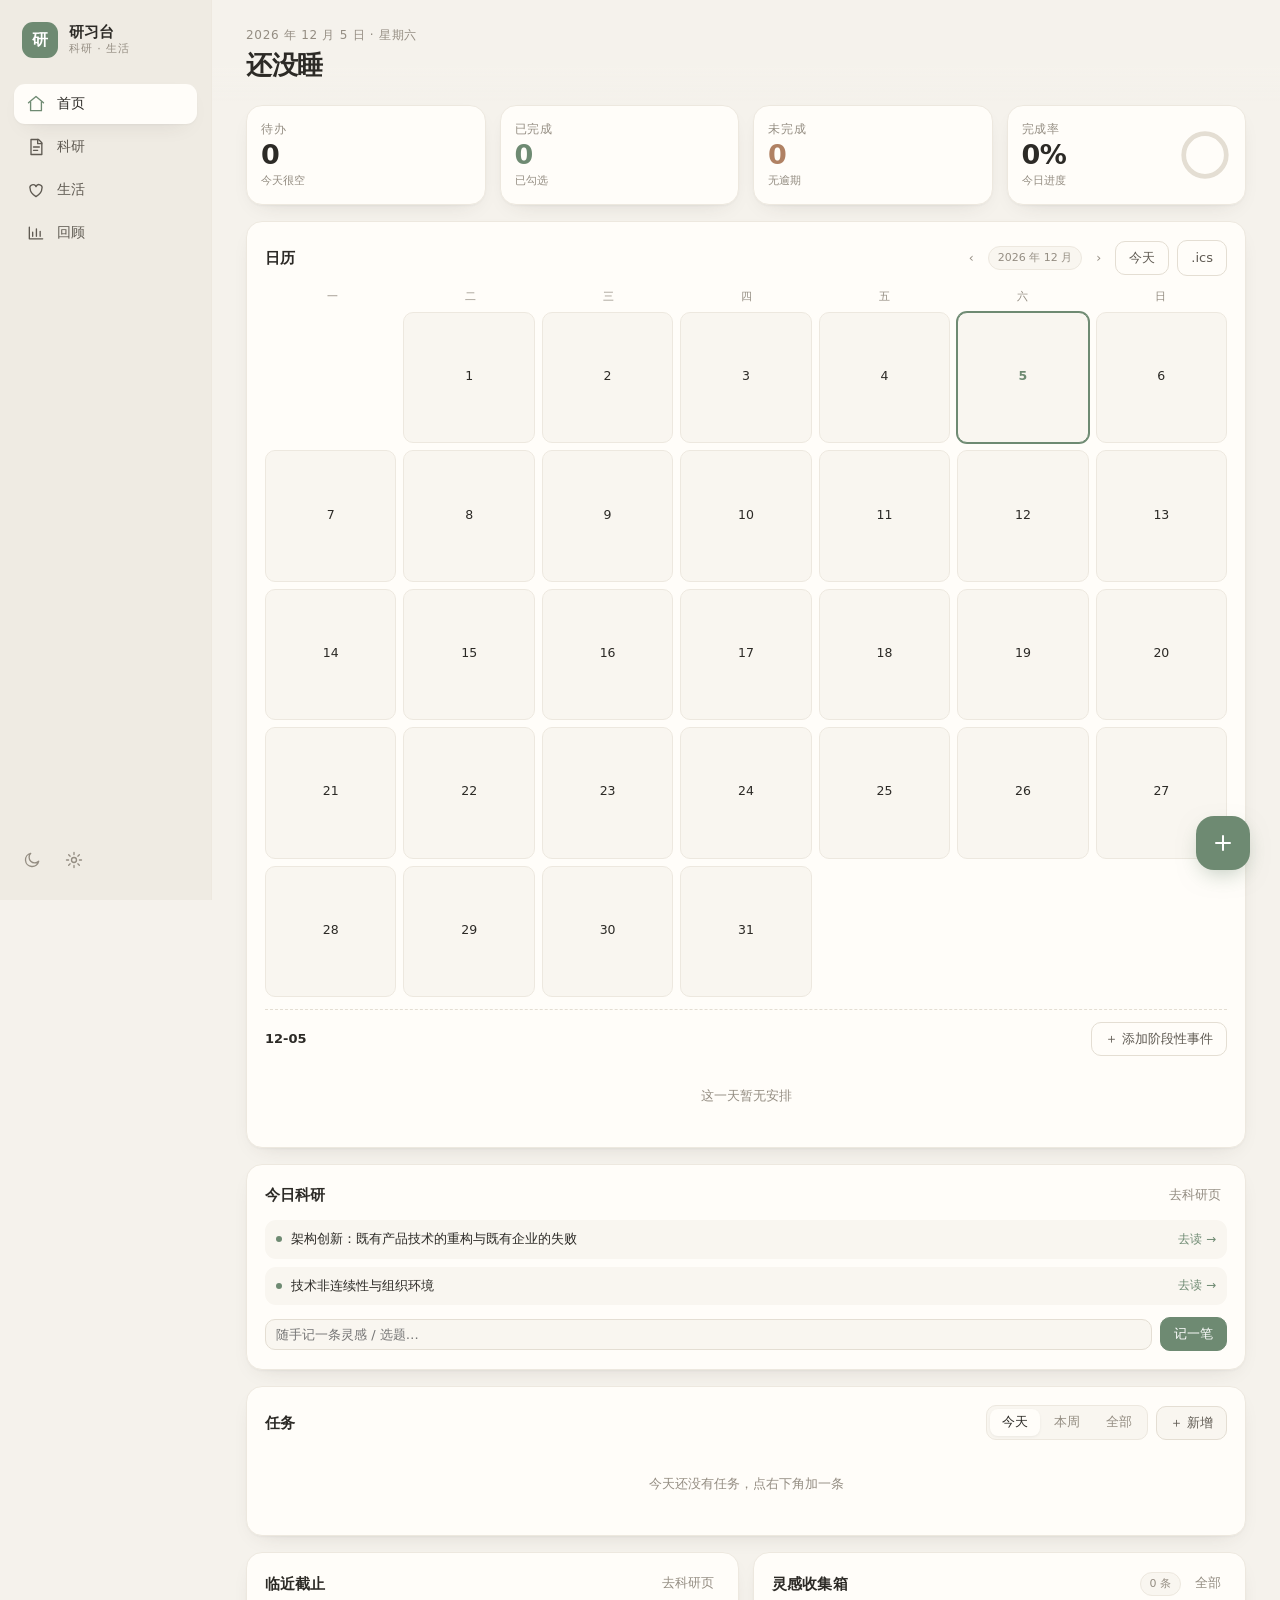
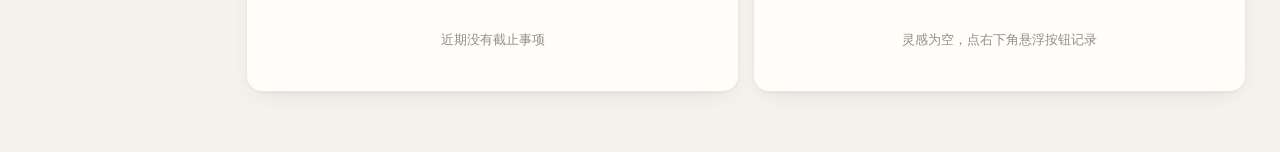
<file: index.html>
<!DOCTYPE html>
<html lang="zh-CN" data-theme="light">
<head>
<meta charset="UTF-8" />
<meta name="viewport" content="width=device-width, initial-scale=1, viewport-fit=cover, maximum-scale=1, user-scalable=no" />
<meta name="theme-color" content="#F5F2EC" />
<meta name="apple-mobile-web-app-capable" content="yes" />
<meta name="apple-mobile-web-app-status-bar-style" content="default" />
<meta name="apple-mobile-web-app-title" content="研习台" />
<meta name="format-detection" content="telephone=no" />
<title>研习台 · 科研与生活工作台</title>
<link rel="stylesheet" href="assets/style.css?v=2026-09-02.204215" />
</head>
<body>

<div class="app">

  <!-- ============ 桌面侧栏 ============ -->
  <aside class="rail">
    <div class="rail-brand">
      <div class="rail-logo">研</div>
      <div class="rail-brand-text">
        <strong>研习台</strong>
        <span>科研 · 生活</span>
      </div>
    </div>
    <nav class="rail-nav" id="railNav">
      <button class="rail-item is-active" data-nav="home">
        <svg viewBox="0 0 24 24"><path d="M3 10.5 12 3l9 7.5"/><path d="M5.5 9.5V20h13V9.5"/></svg>
        <span>首页</span>
      </button>
      <button class="rail-item" data-nav="research">
        <svg viewBox="0 0 24 24"><path d="M6 3h9l4 4v14H6z"/><path d="M14 3v5h5"/><path d="M9 12h7M9 16h5"/></svg>
        <span>科研</span>
      </button>
      <button class="rail-item" data-nav="life">
        <svg viewBox="0 0 24 24"><path d="M12 20s-7-4.35-7-9.5A3.5 3.5 0 0 1 12 8a3.5 3.5 0 0 1 7 2.5C19 15.65 12 20 12 20z"/></svg>
        <span>生活</span>
      </button>
      <button class="rail-item" data-nav="review">
        <svg viewBox="0 0 24 24"><path d="M4 19V5M4 19h16"/><path d="M8 16V11M12.5 16V7M17 16v-6"/></svg>
        <span>回顾</span>
      </button>
    </nav>
    <div class="rail-foot">
      <button class="rail-mini" id="railTheme" title="深浅色切换">
        <svg viewBox="0 0 24 24"><path d="M20 13.5A8 8 0 1 1 10.5 4a6.5 6.5 0 0 0 9.5 9.5z"/></svg>
      </button>
      <button class="rail-mini" id="railSettings" title="数据与设置">
        <svg viewBox="0 0 24 24"><circle cx="12" cy="12" r="3"/><path d="M12 3v2.5M12 18.5V21M3 12h2.5M18.5 12H21M5.6 5.6l1.8 1.8M16.6 16.6l1.8 1.8M18.4 5.6l-1.8 1.8M7.4 16.6l-1.8 1.8"/></svg>
      </button>
    </div>
  </aside>

  <!-- ============ 主区 ============ -->
  <main class="main">

    <header class="topbar">
      <div class="topbar-left">
        <div class="topbar-date" id="topDate">—</div>
        <h1 class="topbar-title" id="topTitle">今天</h1>
      </div>
      <div class="topbar-right">
        <span class="sync-badge sync--off" id="syncBadge" title="未开启云端同步">未同步</span>
        <button class="icon-btn" id="topTheme" title="深浅色切换">
          <svg viewBox="0 0 24 24"><path d="M20 13.5A8 8 0 1 1 10.5 4a6.5 6.5 0 0 0 9.5 9.5z"/></svg>
        </button>
        <button class="icon-btn" id="topSettings" title="数据与设置">
          <svg viewBox="0 0 24 24"><circle cx="12" cy="12" r="3"/><path d="M12 3v2.5M12 18.5V21M3 12h2.5M18.5 12H21M5.6 5.6l1.8 1.8M16.6 16.6l1.8 1.8M18.4 5.6l-1.8 1.8M7.4 16.6l-1.8 1.8"/></svg>
        </button>
      </div>
    </header>

    <div class="scroll" id="scrollArea">

      <!-- ==================== 首页 ==================== -->
      <section class="page is-active" id="page-home">

        <div class="stat-grid">
          <div class="stat-card">
            <div class="stat-label">待办</div>
            <div class="stat-value" id="statTodo">0</div>
            <div class="stat-sub" id="statTodoSub">今日安排</div>
          </div>
          <div class="stat-card">
            <div class="stat-label">已完成</div>
            <div class="stat-value accent-green" id="statDone">0</div>
            <div class="stat-sub">已勾选</div>
          </div>
          <div class="stat-card">
            <div class="stat-label">未完成</div>
            <div class="stat-value accent-clay" id="statUndone">0</div>
            <div class="stat-sub" id="statOverdue">无逾期</div>
          </div>
          <div class="stat-card stat-card--ring">
            <div>
              <div class="stat-label">完成率</div>
              <div class="stat-value" id="statRate">0%</div>
              <div class="stat-sub">今日进度</div>
            </div>
            <svg class="ring" viewBox="0 0 44 44">
              <circle class="ring-bg" cx="22" cy="22" r="18" />
              <circle class="ring-fg" cx="22" cy="22" r="18" id="ringFg" />
            </svg>
          </div>
        </div>

        <!-- 站内可编辑日历 -->
        <div class="card card--cal">
          <div class="card-head">
            <h2>日历</h2>
            <div class="card-tools">
              <button class="ghost-btn" id="calPrev" title="上一月">‹</button>
              <span class="chip-mini" id="calMonthLabel">—</span>
              <button class="ghost-btn" id="calNext" title="下一月">›</button>
              <button class="soft-btn soft-btn--quiet" id="calToday">今天</button>
              <label class="soft-btn soft-btn--quiet" title="从 .ics 导入里程碑">.ics<input type="file" id="icsInput" accept=".ics,text/calendar" hidden /></label>
            </div>
          </div>
          <div class="cal-weekdays"><span>一</span><span>二</span><span>三</span><span>四</span><span>五</span><span>六</span><span>日</span></div>
          <div class="cal-grid" id="calGrid"></div>
          <div class="cal-detail" id="calDetail"></div>
        </div>

        <!-- 今日科研微区 -->
        <div class="card">
          <div class="card-head">
            <h2>今日科研</h2>
            <button class="ghost-btn" data-goto="research">去科研页</button>
          </div>
          <div id="todayResearch" class="today-research"></div>
          <div class="quick-inspire">
            <input id="inspireInput" class="mini-input mini-input--grow" placeholder="随手记一条灵感 / 选题…" />
            <button class="soft-btn soft-btn--solid" id="inspireSave">记一笔</button>
          </div>
        </div>

        <div class="card">
          <div class="card-head">
            <h2>任务</h2>
            <div class="card-tools">
              <div class="seg" id="taskFilter">
                <button class="is-active" data-tf="today">今天</button>
                <button data-tf="week">本周</button>
                <button data-tf="all">全部</button>
              </div>
              <button class="soft-btn" id="addTaskBtn">＋ 新增</button>
            </div>
          </div>
          <div id="taskList" class="list"></div>
        </div>

        <div class="grid-2">
          <div class="card">
            <div class="card-head">
              <h2>临近截止</h2>
              <button class="ghost-btn" data-goto="research">去科研页</button>
            </div>
            <div id="deadlineList" class="list list--tight"></div>
          </div>

          <div class="card">
            <div class="card-head">
              <h2>灵感收集箱</h2>
              <div class="card-tools">
                <span class="chip-mini" id="inboxCount">0 条</span>
                <button class="ghost-btn" id="inboxMoreBtn">全部</button>
              </div>
            </div>
            <div id="inboxList" class="list list--tight"></div>
          </div>
        </div>

      </section>

      <!-- ==================== 科研 ==================== -->
      <section class="page" id="page-research">

        <div class="card card--paper">
          <div class="card-head">
            <h2>顶刊每日推荐</h2>
            <div class="card-tools">
              <span class="chip-mini" id="paperDate">—</span>
              <div class="seg" id="paperMode">
                <button class="is-active" data-pm="live">最新</button>
                <button data-pm="seed">经典</button>
              </div>
              <button class="soft-btn soft-btn--quiet" id="paperShuffle">换一组</button>
              <button class="soft-btn soft-btn--quiet" id="paperRefresh">刷新</button>
            </div>
          </div>
          <div id="paperDaily" class="paper-wrap"></div>
        </div>

        <div class="card">
          <div class="card-head">
            <h2>论文追踪</h2>
            <div class="card-tools">
              <div class="seg" id="paperTrackFilter">
                <button class="is-active" data-ptf="active">进行中</button>
                <button data-ptf="archived">已归档</button>
                <button data-ptf="all">全部</button>
              </div>
              <button class="soft-btn" id="addPaperBtn">＋ 新建论文</button>
            </div>
          </div>
          <div id="paperTrackList" class="track-wrap"></div>
        </div>

        <div class="card">
          <div class="card-head">
            <h2>项目追踪</h2>
            <div class="card-tools">
              <div class="seg" id="projTrackFilter">
                <button class="is-active" data-prf="active">进行中</button>
                <button data-prf="archived">已归档</button>
                <button data-prf="all">全部</button>
              </div>
              <button class="soft-btn" id="addProjBtn">＋ 新建项目</button>
            </div>
          </div>
          <div id="projTrackList" class="track-wrap"></div>
        </div>

        <div class="card">
          <div class="card-head">
            <h2>研究方向</h2>
            <div class="card-tools">
              <span class="chip-mini" id="dirCount">0 个</span>
              <button class="soft-btn" id="addDirBtn">＋ 新建方向</button>
            </div>
          </div>
          <div id="dirList" class="dir-wrap"></div>
        </div>

        <div class="card">
          <div class="card-head">
            <h2>研读笔记</h2>
            <div class="card-tools">
              <span class="chip-mini" id="noteCount">0 条</span>
              <button class="soft-btn" id="addNoteBtn">＋ 写笔记</button>
            </div>
          </div>
          <div id="noteList" class="list list--tight"></div>
        </div>

        <div class="card">
          <div class="card-head">
            <h2>成果档案</h2>
            <div class="card-tools">
              <span class="chip-mini" id="archCount">0 项</span>
              <button class="soft-btn" id="addAchBtn">＋ 手动添加</button>
              <button class="ghost-btn" id="archExport">导出清单</button>
            </div>
          </div>
          <div class="ach-stats" id="achStats"></div>
          <div id="archList" class="list list--tight"></div>
        </div>

      </section>

      <!-- ==================== 生活 ==================== -->
      <section class="page" id="page-life">

        <div class="seg seg--wide" id="lifeTabs">
          <button class="is-active" data-life="sport">运动</button>
          <button data-life="media">阅读观影</button>
          <button data-life="travel">旅行</button>
          <button data-life="habit">习惯</button>
        </div>

        <!-- 运动 -->
        <div class="life-panel is-active" id="life-sport">
          <div class="stat-grid stat-grid--3">
            <div class="stat-card"><div class="stat-label">本月次数</div><div class="stat-value" id="spCount">0</div><div class="stat-sub">运动记录</div></div>
            <div class="stat-card"><div class="stat-label">本月时长</div><div class="stat-value" id="spMin">0</div><div class="stat-sub">分钟</div></div>
            <div class="stat-card"><div class="stat-label">连续天数</div><div class="stat-value" id="spStreak">0</div><div class="stat-sub">最近坚持</div></div>
          </div>
          <div class="card">
            <div class="card-head"><h2>运动记录</h2><button class="soft-btn" id="addSportBtn">＋ 新增</button></div>
            <div id="sportList" class="list list--tight"></div>
          </div>
        </div>

        <!-- 阅读观影 -->
        <div class="life-panel" id="life-media">
          <div class="grid-2">
            <div class="card">
              <div class="card-head"><h2>阅读</h2><span class="chip-mini" id="bookDeepHint">深度阅读</span><button class="soft-btn" id="addBookBtn">＋ 新增</button></div>
              <div id="bookList" class="list list--tight"></div>
            </div>
            <div class="card">
              <div class="card-head"><h2>观影</h2><button class="soft-btn" id="addMovieBtn">＋ 新增</button></div>
              <div id="movieList" class="list list--tight"></div>
            </div>
          </div>
        </div>

        <!-- 旅行 -->
        <div class="life-panel" id="life-travel">
          <div class="card">
            <div class="card-head"><h2>旅行计划</h2><button class="soft-btn" id="addTripBtn">＋ 新增</button></div>
            <div id="tripList" class="trip-wrap"></div>
          </div>
        </div>

        <!-- 习惯 -->
        <div class="life-panel" id="life-habit">
          <div class="card">
            <div class="card-head"><h2>习惯打卡</h2><button class="soft-btn" id="addHabitBtn">＋ 新增习惯</button></div>
            <div id="habitList" class="habit-wrap"></div>
          </div>
        </div>

      </section>

      <!-- ==================== 回顾 ==================== -->
      <section class="page" id="page-review">
        <div class="seg seg--wide seg--3" id="reviewRange">
          <button data-rr="week" class="is-active">本周</button>
          <button data-rr="month">本月</button>
          <button data-rr="year">本年</button>
        </div>

        <div class="card card--quote">
          <div class="quote-label">阶段小结</div>
          <p id="reviewSummary" class="quote-text">—</p>
        </div>

        <div class="card">
          <div class="card-head"><h2>任务完成情况</h2><span class="chip-mini" id="rvTaskChip">—</span></div>
          <div class="bars" id="rvTaskBars"></div>
        </div>

        <div class="grid-2">
          <div class="card">
            <div class="card-head"><h2>科研进展</h2></div>
            <div id="rvResearch" class="kv-wrap"></div>
          </div>
          <div class="card">
            <div class="card-head"><h2>生活记录</h2></div>
            <div id="rvLife" class="kv-wrap"></div>
          </div>
        </div>

        <div class="grid-2">
          <div class="card">
            <div class="card-head"><h2>阅读与思考</h2></div>
            <div id="rvReading" class="kv-wrap"></div>
          </div>
          <div class="card">
            <div class="card-head"><h2>习惯坚持</h2></div>
            <div id="rvHabit" class="kv-wrap"></div>
          </div>
        </div>
      </section>

    </div><!-- /scroll -->

    <!-- 悬浮快速记录 -->
    <button class="fab" id="fab" title="快速记录">
      <svg viewBox="0 0 24 24"><path d="M12 5v14M5 12h14"/></svg>
    </button>

    <!-- 底部标签栏（移动端） -->
    <nav class="tabbar" id="tabbar">
      <button class="tab is-active" data-nav="home">
        <svg viewBox="0 0 24 24"><path d="M3 10.5 12 3l9 7.5"/><path d="M5.5 9.5V20h13V9.5"/></svg><span>首页</span>
      </button>
      <button class="tab" data-nav="research">
        <svg viewBox="0 0 24 24"><path d="M6 3h9l4 4v14H6z"/><path d="M14 3v5h5"/><path d="M9 12h7M9 16h5"/></svg><span>科研</span>
      </button>
      <button class="tab" data-nav="life">
        <svg viewBox="0 0 24 24"><path d="M12 20s-7-4.35-7-9.5A3.5 3.5 0 0 1 12 8a3.5 3.5 0 0 1 7 2.5C19 15.65 12 20 12 20z"/></svg><span>生活</span>
      </button>
      <button class="tab" data-nav="review">
        <svg viewBox="0 0 24 24"><path d="M4 19V5M4 19h16"/><path d="M8 16V11M12.5 16V7M17 16v-6"/></svg><span>回顾</span>
      </button>
    </nav>

  </main>
</div>

<!-- 快速记录面板 -->
<div class="sheet-mask" id="quickMask">
  <div class="sheet" id="quickSheet">
    <div class="sheet-bar"></div>
    <div class="sheet-head">
      <h3>快速记录</h3>
      <button class="ghost-btn" id="quickClose">关闭</button>
    </div>
    <textarea id="quickText" class="quick-text" rows="4" placeholder="随手写下灵感、选题、一句话想法…"></textarea>
    <div class="quick-tags" id="quickTags">
      <button class="tag-btn is-active" data-qt="灵感">灵感</button>
      <button class="tag-btn" data-qt="选题">选题</button>
      <button class="tag-btn" data-qt="文献">文献</button>
      <button class="tag-btn" data-qt="生活">生活</button>
      <button class="tag-btn" data-qt="待办">待办</button>
    </div>
    <div class="sheet-actions">
      <button class="soft-btn soft-btn--quiet" id="quickToTask">存为今日任务</button>
      <button class="soft-btn soft-btn--solid" id="quickSave">存入收集箱</button>
    </div>
  </div>
</div>

<!-- 通用弹窗 -->
<div class="modal-mask" id="modalMask">
  <div class="modal" id="modal">
    <div class="modal-head">
      <h3 id="modalTitle">标题</h3>
      <button class="ghost-btn" id="modalClose">关闭</button>
    </div>
    <div class="modal-body" id="modalBody"></div>
    <div class="modal-foot" id="modalFoot"></div>
  </div>
</div>

<div class="toast" id="toast"></div>

<script src="assets/papers.js?v=2026-09-02.204215"></script>
<script src="assets/feed.js?v=2026-09-02.204215"></script>
<script src="assets/translate.js?v=2026-09-02.204215"></script>
<script src="assets/sync.js?v=2026-09-02.204215"></script>
<script src="assets/app.js?v=2026-09-02.204215"></script>
</body>
</html>
</file>
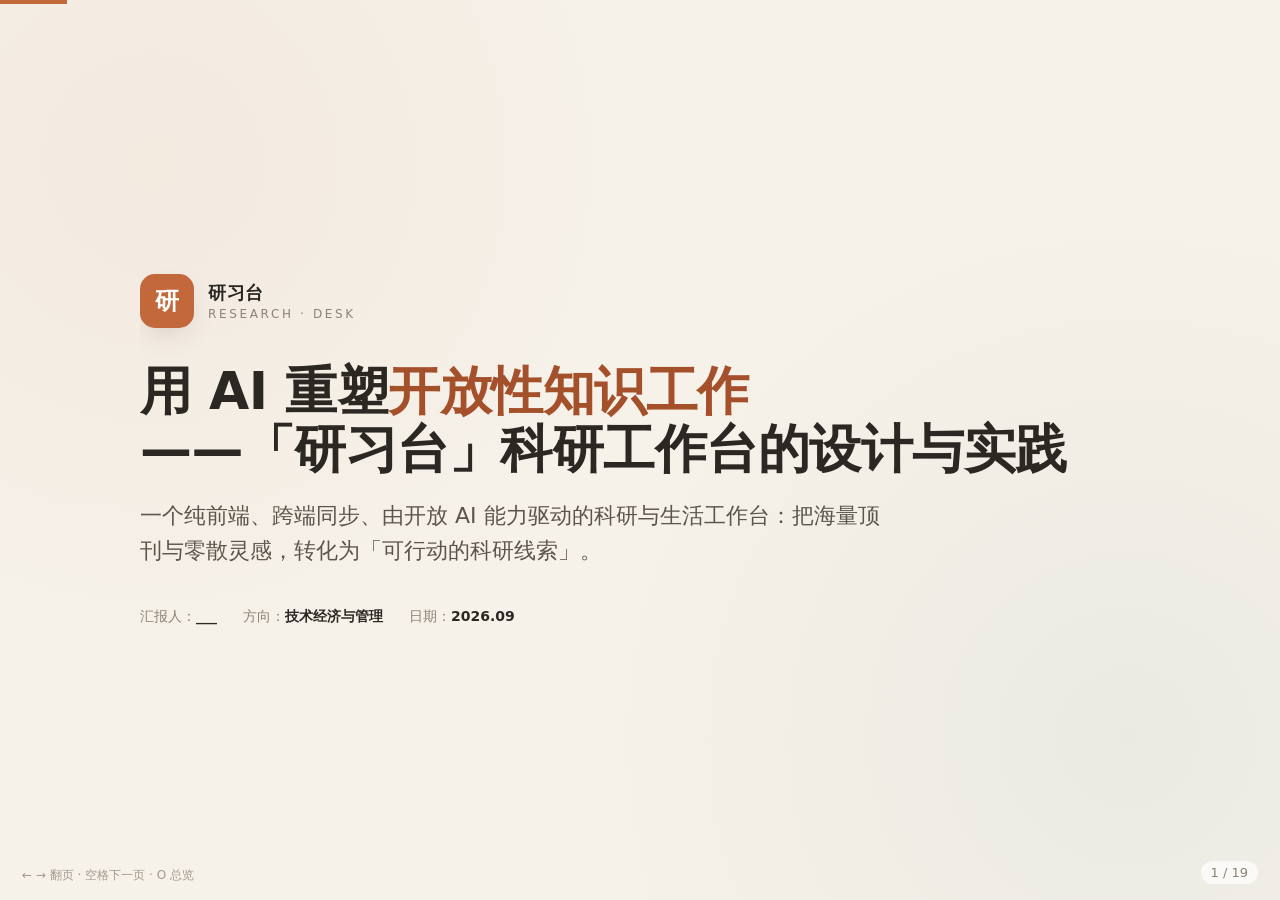
<file: 研习台-汇报.html>
<!DOCTYPE html>
<html lang="zh-CN">
<head>
<meta charset="UTF-8" />
<meta name="viewport" content="width=device-width, initial-scale=1, viewport-fit=cover" />
<title>用 AI 重塑开放性知识工作 · 研习台汇报</title>
<style>
  :root{
    --paper:#F6F2EA; --paper-2:#EFE9DD; --surface:#FFFFFF;
    --ink:#2B2823; --ink-2:#5C554B; --ink-3:#8C8475;
    --line:#E2D9C8; --line-soft:#ECE4D6;
    --clay:#C2683B; --clay-d:#A4502B; --green:#3A6B5E; --green-d:#2C5247;
    --blue:#3E6CA8;
    --shadow:0 10px 30px -12px rgba(60,50,35,.28);
    --radius:18px;
  }
  *{box-sizing:border-box;margin:0;padding:0;}
  html,body{height:100%;}
  body{
    font-family:-apple-system,BlinkMacSystemFont,"PingFang SC","Hiragino Sans GB","Microsoft YaHei",system-ui,sans-serif;
    background:#1c1a17; color:var(--ink); -webkit-font-smoothing:antialiased;
    overflow:hidden;
  }
  .deck{position:relative;width:100vw;height:100vh;}
  .slide{
    position:absolute;inset:0;display:none;align-items:center;justify-content:center;
    padding:4.2vh 6vw;background:var(--paper);
    background-image:radial-gradient(circle at 12% 18%,rgba(194,104,59,.06),transparent 40%),
                     radial-gradient(circle at 88% 82%,rgba(58,107,94,.06),transparent 42%);
  }
  .slide.active{display:flex;animation:fade .45s ease;}
  @keyframes fade{from{opacity:0;transform:translateY(8px);}to{opacity:1;transform:none;}}
  .stage{width:100%;max-width:1120px;max-height:92vh;overflow:auto;}
  .stage::-webkit-scrollbar{width:0;}

  /* ---------- 通用排版 ---------- */
  h1{font-size:clamp(28px,4.4vw,52px);line-height:1.12;letter-spacing:-.01em;}
  h2{font-size:clamp(22px,3vw,36px);line-height:1.15;}
  h3{font-size:clamp(16px,1.8vw,21px);}
  p{color:var(--ink-2);line-height:1.7;}
  .eyebrow{display:inline-flex;align-items:center;gap:8px;font-size:13px;letter-spacing:.18em;
    color:var(--clay-d);font-weight:600;text-transform:uppercase;margin-bottom:14px;}
  .eyebrow::before{content:"";width:26px;height:2px;background:var(--clay);border-radius:2px;}
  .lead{font-size:clamp(16px,1.7vw,20px);color:var(--ink-2);max-width:60ch;}
  .muted{color:var(--ink-3);}
  .accent{color:var(--clay-d);}
  .accent-g{color:var(--green-d);}

  .grid{display:grid;gap:18px;}
  .two{grid-template-columns:1fr 1fr;}
  .three{grid-template-columns:repeat(3,1fr);}
  .cards .card{
    background:var(--surface);border:1px solid var(--line);border-radius:14px;padding:18px 18px;
    box-shadow:var(--shadow);
  }
  .card h3{margin-bottom:8px;}
  .card .tag{font-size:12px;color:var(--clay-d);font-weight:600;letter-spacing:.04em;}
  .card p{font-size:14.5px;}

  ul.feat{list-style:none;display:flex;flex-direction:column;gap:14px;max-width:64ch;}
  ul.feat li{position:relative;padding-left:30px;font-size:clamp(15px,1.6vw,18px);color:var(--ink);line-height:1.55;}
  ul.feat li::before{content:"";position:absolute;left:0;top:.55em;width:12px;height:12px;border-radius:50%;
    background:var(--clay);box-shadow:0 0 0 4px rgba(194,104,59,.16);}
  ul.feat li b{color:var(--clay-d);}

  /* ---------- 封面 ---------- */
  .cover{align-items:stretch;}
  .cover .stage{display:flex;flex-direction:column;justify-content:center;max-width:1000px;}
  .cover .brand{display:flex;align-items:center;gap:14px;margin-bottom:34px;}
  .cover .logo{width:54px;height:54px;border-radius:15px;background:var(--clay);color:#fff;
    display:grid;place-items:center;font-size:24px;font-weight:700;box-shadow:var(--shadow);}
  .cover .brand b{font-size:18px;letter-spacing:.04em;}
  .cover .brand span{display:block;font-size:12px;color:var(--ink-3);letter-spacing:.22em;margin-top:2px;}
  .cover h1{margin-bottom:20px;}
  .cover .sub{font-size:clamp(16px,1.9vw,22px);color:var(--ink-2);max-width:54ch;line-height:1.6;}
  .cover .meta{margin-top:40px;display:flex;gap:26px;flex-wrap:wrap;color:var(--ink-3);font-size:14px;}
  .cover .meta b{color:var(--ink);font-weight:600;}

  /* ---------- 分节 ---------- */
  .divider .stage{display:flex;align-items:center;gap:34px;}
  .divider .num{font-size:clamp(64px,12vw,150px);font-weight:800;color:var(--clay);line-height:.9;opacity:.9;}
  .divider .dh h2{margin-bottom:10px;}
  .divider .dh p{font-size:16px;max-width:46ch;}

  /* ---------- 议程 ---------- */
  .agenda{display:grid;grid-template-columns:1fr 1fr;gap:14px 30px;margin-top:6px;}
  .agenda .item{display:flex;gap:14px;align-items:flex-start;padding:14px 16px;border-radius:12px;
    background:var(--surface);border:1px solid var(--line);}
  .agenda .n{font-weight:800;color:var(--clay);font-size:18px;min-width:30px;}
  .agenda .t b{display:block;font-size:16.5px;margin-bottom:3px;}
  .agenda .t span{font-size:13.5px;color:var(--ink-3);}

  /* ---------- 图（SVG） ---------- */
  .fig{background:var(--surface);border:1px solid var(--line);border-radius:14px;padding:18px;box-shadow:var(--shadow);}
  .fig svg{width:100%;height:auto;display:block;}
  .figcap{font-size:13px;color:var(--ink-3);margin-top:10px;text-align:center;}

  .flow{display:flex;align-items:center;gap:10px;flex-wrap:wrap;}
  .chip{background:var(--surface);border:1px solid var(--line);border-radius:10px;padding:10px 14px;
    font-size:14px;box-shadow:var(--shadow);}
  .chip b{color:var(--clay-d);}
  .arrow{color:var(--ink-3);font-size:20px;}

  /* ---------- 顶部进度/页脚 ---------- */
  .progress{position:fixed;top:0;left:0;height:4px;background:var(--clay);width:0;z-index:50;transition:width .35s;}
  .pageno{position:fixed;bottom:16px;right:22px;font-size:13px;color:var(--ink-3);z-index:50;
    background:rgba(255,255,255,.7);padding:4px 10px;border-radius:20px;backdrop-filter:blur(4px);}
  .hint{position:fixed;bottom:16px;left:22px;font-size:12px;color:var(--ink-3);z-index:50;opacity:.8;}
  .overview{position:fixed;inset:0;background:var(--paper);z-index:60;display:none;padding:5vh 6vw;overflow:auto;}
  .overview.show{display:block;}
  .ov-grid{display:grid;grid-template-columns:repeat(4,1fr);gap:14px;margin-top:24px;}
  .ov-card{background:var(--surface);border:1px solid var(--line);border-radius:12px;padding:14px;font-size:13.5px;
    cursor:pointer;min-height:92px;display:flex;flex-direction:column;justify-content:space-between;}
  .ov-card .on{font-weight:800;color:var(--clay);font-size:15px;}
  .ov-card:hover{border-color:var(--clay);}

  .hl{background:linear-gradient(transparent 62%,rgba(194,104,59,.22) 0);padding:0 2px;}
  .note{font-size:12.5px;color:var(--ink-3);margin-top:14px;border-left:3px solid var(--line);padding-left:12px;}
  @media (max-width:760px){
    .two,.three,.agenda{grid-template-columns:1fr;}
    .divider .stage{flex-direction:column;align-items:flex-start;gap:8px;}
  }
</style>
</head>
<body>
<div class="progress" id="progress"></div>
<div class="deck" id="deck">

  <!-- 1 封面 -->
  <section class="slide cover active">
    <div class="stage">
      <div class="brand">
        <div class="logo">研</div>
        <div><b>研习台</b><span>RESEARCH · DESK</span></div>
      </div>
      <h1>用 AI 重塑<span class="accent">开放性知识工作</span><br/>——「研习台」科研工作台的设计与实践</h1>
      <p class="sub">一个纯前端、跨端同步、由开放 AI 能力驱动的科研与生活工作台：把海量顶刊与零散灵感，转化为「可行动的科研线索」。</p>
      <div class="meta">
        <div>汇报人：<b>___</b></div>
        <div>方向：<b>技术经济与管理</b></div>
        <div>日期：<b>2026.09</b></div>
      </div>
    </div>
  </section>

  <!-- 2 目录 -->
  <section class="slide">
    <div class="stage">
      <div class="eyebrow">Agenda</div>
      <h2>本次汇报的三条主线</h2>
      <div class="agenda" style="margin-top:26px;">
        <div class="item"><div class="n">01</div><div class="t"><b>设计思路与亮点</b><span>为什么做、做什么、独特在哪</span></div></div>
        <div class="item"><div class="n">02</div><div class="t"><b>技术路线</b><span>多端同步实现 + 可复用的工程实践</span></div></div>
        <div class="item"><div class="n">03</div><div class="t"><b>其他思考与展望</b><span>方法论、元实践、局限与下一步</span></div></div>
        <div class="item"><div class="n">+</div><div class="t"><b>演示与 Q&amp;A</b><span>结合真实界面走查</span></div></div>
      </div>
      <p class="note">建议节奏：设计（含价值）→ 技术（含同步重点）→ 反思（留时间给讨论）。</p>
    </div>
  </section>

  <!-- 3 背景问题 -->
  <section class="slide">
    <div class="stage">
      <div class="eyebrow">Why · 问题</div>
      <h2>开放性知识工作的真实困境</h2>
      <div class="grid two" style="margin-top:24px;">
        <div class="cards"><div class="card">
          <span class="tag">信息散落</span><h3>工具太多，线索太碎</h3>
          <p>选题、文献、笔记、日程、生活记录分散在 5+ 个 App，研究者在不同入口间反复切换，缺少统一工作台。</p>
        </div></div>
        <div class="cards"><div class="card">
          <span class="tag">收藏 ≠ 理解</span><h3>「存了」不等于「读了」</h3>
          <p>顶刊论文收藏即结束；摘要是英文、方法陌生，阅读门槛高，大量资料沉睡在收藏夹里。</p>
        </div></div>
        <div class="cards"><div class="card">
          <span class="tag">跨端割裂</span><h3>电脑写、手机记，对不上</h3>
          <p>实验室用电脑、通勤用手机，数据不互通；想「随手记一条灵感」却要回到电脑端才能落地。</p>
        </div></div>
        <div class="cards"><div class="card">
          <span class="tag">被动接收</span><h3>信息过载，缺乏过滤</h3>
          <p>推送 overwhelms；缺少「与我方向相关」的筛选，研究者的注意力被稀释。</p>
        </div></div>
      </div>
      <p class="lead" style="margin-top:22px;">→ 研习台的目标：把<span class="hl">「信息流」变成「可行动的科研线索」</span>，让 AI 替你做过滤、翻译与结构化。</p>
    </div>
  </section>

  <!-- 4 产品定位 -->
  <section class="slide">
    <div class="stage">
      <div class="eyebrow">What · 定位</div>
      <h2>研习台 = 科研与生活的统一工作台</h2>
      <p class="lead" style="margin-top:14px;">一个打开网页即用的工具：<b>数据自主、AI 辅助、跨端无缝</b>。无后端、无账号、零成本部署。</p>
      <div class="grid three" style="margin-top:26px;">
        <div class="cards"><div class="card">
          <h3>🗂 科研主线</h3><p>顶刊每日推荐、论文追踪（选题→投稿→录用）、项目、方向、研读笔记、成果档案。</p>
        </div></div>
        <div class="cards"><div class="card">
          <h3>🌱 生活侧写</h3><p>运动、阅读观影、旅行、习惯打卡，以及周/月/年阶段回顾，呼应「学者也是完整的人」。</p>
        </div></div>
        <div class="cards"><div class="card">
          <h3>⚡ 低摩擦捕获</h3><p>悬浮按钮 + 底部速记面板，灵感/选题/文献/待办一键入箱，记完即走。</p>
        </div></div>
      </div>
      <div class="fig" style="margin-top:20px;">
        <div class="flow" style="justify-content:center;">
          <span class="chip"><b>移动端</b> 随手记</span><span class="arrow">↔</span>
          <span class="chip"><b>云端</b> 单一真相源</span><span class="arrow">↔</span>
          <span class="chip"><b>电脑端</b> 深阅读/管理</span>
        </div>
        <div class="figcap">同一套网页，同一份数据，手机与电脑共享。</div>
      </div>
    </div>
  </section>

  <!-- 5 设计理念 -->
  <section class="slide">
    <div class="stage">
      <div class="eyebrow">Design · 理念</div>
      <h2>四条贯穿始终的设计原则</h2>
      <ul class="feat" style="margin-top:24px;">
        <li><b>本地优先 · 数据自主</b>——研究者的私密数据默认存本地，可选自建云端；不依赖任何商业平台，随时可导出。</li>
        <li><b>AI 做「过滤器 / 翻译器 / 结构器」</b>——不是堆砌大模型，而是用轻量 API 把信息筛成与你相关的、能读懂的、成体系的科研线索。</li>
        <li><b>低摩擦捕获</b>——灵感稍纵即逝，记录动作要 ≤ 2 次点击；先记下来，再整理。</li>
        <li><b>科研与生活一体化</b>——把生活记录与阶段回顾纳入工作台，让「复盘」成为习惯而非负担。</li>
      </ul>
    </div>
  </section>

  <!-- 6 亮点一：AI 推荐 -->
  <section class="slide">
    <div class="stage">
      <div class="eyebrow">Highlight 01 · AI 核心</div>
      <h2>顶刊每日推荐 + 自动相关性打分</h2>
      <p class="lead" style="margin-top:12px;">不是「推论文」，而是按你的研究方向，把海量顶刊变成一份<span class="accent">「与你相关的待读清单」</span>。</p>
      <div class="grid two" style="margin-top:20px;">
        <div class="fig">
          <svg viewBox="0 0 520 300" role="img" aria-label="推荐流水线">
            <defs><marker id="ar" markerWidth="9" markerHeight="9" refX="6" refY="3" orient="auto">
              <path d="M0,0 L6,3 L0,6 Z" fill="#8C8475"/></marker></defs>
            <style>
              .box{fill:#fff;stroke:#E2D9C8;stroke-width:1.5;rx:10}
              .t{font:600 13px -apple-system,"PingFang SC",sans-serif;fill:#2B2823}
              .s{font:12px -apple-system,"PingFang SC",sans-serif;fill:#5C554B}
              .c{fill:#C2683B}.cg{fill:#3A6B5E}
            </style>
            <rect class="box" x="14" y="110" width="120" height="80" rx="10"/>
            <text class="t" x="74" y="140" text-anchor="middle">OpenAlex</text>
            <text class="s" x="74" y="160" text-anchor="middle">开放论文库</text>
            <text class="s" x="74" y="176" text-anchor="middle">免密钥·CORS</text>
            <line x1="134" y1="150" x2="170" y2="150" stroke="#8C8475" stroke-width="2" marker-end="url(#ar)"/>

            <rect class="box" x="174" y="110" width="120" height="80" rx="10"/>
            <text class="t" x="234" y="138" text-anchor="middle">UTD24 / FT50</text>
            <text class="s" x="234" y="158" text-anchor="middle">按 60+ 顶刊</text>
            <text class="s" x="234" y="174" text-anchor="middle">ISSN 过滤近45天</text>
            <line x1="294" y1="150" x2="330" y2="150" stroke="#8C8475" stroke-width="2" marker-end="url(#ar)"/>

            <rect class="box" x="334" y="110" width="120" height="80" rx="10"/>
            <text class="t" x="394" y="138" text-anchor="middle">主题/方法词典</text>
            <text class="s" x="394" y="158" text-anchor="middle">正则匹配打分</text>
            <text class="s" x="394" y="174" text-anchor="middle">相关度排序</text>
            <line x1="454" y1="150" x2="490" y2="150" stroke="#8C8475" stroke-width="2" marker-end="url(#ar)"/>

            <rect x="494" y="120" width="14" height="60" rx="6" fill="#3A6B5E"/>
            <text class="s" x="501" y="200" text-anchor="middle" transform="rotate(90 501 150)">输出</text>

            <rect x="174" y="218" width="280" height="56" rx="10" fill="#3A6B5E" opacity=".12" stroke="#3A6B5E"/>
            <text class="cg" x="314" y="240" text-anchor="middle" font-weight="700" font-size="13">「与你方向相关」的待读清单</text>
            <text class="s" x="314" y="260" text-anchor="middle">自动标注主题 / 方法 / 方向关联建议</text>
            <line x1="394" y1="190" x2="394" y2="216" stroke="#3A6B5E" stroke-width="2" marker-end="url(#ar)"/>
          </svg>
          <div class="figcap">流水线：OpenAlex → 顶刊过滤 → 相关性打分 → 待读清单</div>
        </div>
        <div>
          <ul class="feat">
            <li>数据源<b> OpenAlex</b>：免费、免密钥、浏览器可直连，覆盖 UTD24/FT50 等 60+ 顶刊近 45 天新文。</li>
            <li>内置<b>方向词典</b>（数字化转型 / AI / 创新 / 专利 / 平台经济…）与<b>方法词典</b>（DID / IV / 文本分析 / 实验…）自动打分。</li>
            <li>输出不只给标题，还给出<span class="hl">「为什么值得你读」</span>的方向关联说明，引导做中国情境或选题迁移。</li>
            <li>结果<b>当日缓存</b>到本地，每天只请求一次，省流量也更快。</li>
          </ul>
        </div>
      </div>
    </div>
  </section>

  <!-- 7 亮点二：翻译 -->
  <section class="slide">
    <div class="stage">
      <div class="eyebrow">Highlight 02 · 降门槛</div>
      <h2>一键摘要翻译：把顶刊读「懂」</h2>
      <div class="grid two" style="margin-top:22px;">
        <div class="cards"><div class="card">
          <span class="tag">主通道</span><h3>微软 Edge 翻译接口</h3>
          <p>免密钥、CORS 开放、国内可直连。Token 8 分钟缓存，按论文 id 缓存译文，<b>同一篇只翻一次</b>。</p>
        </div></div>
        <div class="cards"><div class="card">
          <span class="tag">备用通道</span><h3>Google gtx 兜底</h3>
          <p>主通道异常时自动切换，保证「读得了」。带超时控制，单篇不卡死整体。</p>
        </div></div>
      </div>
      <p class="lead" style="margin-top:22px;">价值：把英文摘要、方法说明翻译成中文对照，<span class="accent">显著降低顶刊阅读门槛</span>——尤其对快速判断「这篇与我何干」极为高效。</p>
      <p class="note">设计取舍：用免费公开接口而非自建模型服务，符合「零成本、可直连、易维护」的个人工具定位。</p>
    </div>
  </section>

  <!-- 8 亮点三：科研全生命周期 -->
  <section class="slide">
    <div class="stage">
      <div class="eyebrow">Highlight 03 · 管理</div>
      <h2>科研全生命周期，一处管完</h2>
      <div class="grid three" style="margin-top:22px;">
        <div class="cards"><div class="card">
          <h3>📄 论文追踪</h3><p>选题构思→文献综述→方法设计→初稿→投稿→返修→录用→发表，阶段流一目了然。</p>
        </div></div>
        <div class="cards"><div class="card">
          <h3>📁 项目 / 方向</h3><p>学术研究、学科竞赛、实习实践分类型管理；研究方向独立成册，论文可挂接方向。</p>
        </div></div>
        <div class="cards"><div class="card">
          <h3>📝 笔记 / 成果</h3><p>研读笔记随手写；成果档案（论文/项目/获奖/会议）自动统计，一键导出清单。</p>
        </div></div>
      </div>
      <p class="lead" style="margin-top:22px;">把「想到—读—做—成」的闭环沉淀在同一处，<span class="hl">减少在不同工具间搬运的损耗</span>。</p>
    </div>
  </section>

  <!-- 9 亮点四：生活与回顾 -->
  <section class="slide">
    <div class="stage">
      <div class="eyebrow">Highlight 04 · 复盘</div>
      <h2>生活侧写 + 阶段回顾</h2>
      <div class="grid two" style="margin-top:22px;">
        <div class="cards"><div class="card">
          <h3>🌿 生活记录</h3>
          <p>运动（次数/时长/连续天数）、阅读与观影、旅行计划、习惯打卡——科研之外，生活也被温柔记录。</p>
        </div></div>
        <div class="cards"><div class="card">
          <h3>📊 周 / 月 / 年回顾</h3>
          <p>自动生成阶段小结与完成率条形图，把科研进展、生活记录、阅读思考、习惯坚持汇成一份「给自己的复盘」。</p>
        </div></div>
      </div>
      <p class="lead" style="margin-top:22px;">设计主张：<span class="accent-g">研究者首先是完整的人</span>。回顾功能让长期主义可见、可坚持。</p>
    </div>
  </section>

  <!-- 10 亮点五：灵感捕获 -->
  <section class="slide">
    <div class="stage">
      <div class="eyebrow">Highlight 05 · 捕获</div>
      <h2>灵感收集箱 + 快速记录</h2>
      <ul class="feat" style="margin-top:22px;">
        <li>右下角<b>悬浮按钮（FAB）</b>随时唤起速记面板，灵感/选题/文献/生活/待办一键分类入箱。</li>
        <li>支持「<b>存为今日任务</b>」，捕获即行动，灵感不流失到别处。</li>
        <li>首页置顶「随手记一条灵感 / 选题…」，<span class="hl">低摩擦、零心智负担</span>，契合知识工作的即兴性。</li>
      </ul>
      <p class="note">这是「低摩擦捕获」原则最直接的产品落点：先收集、后整理，避免好点子沉没。</p>
    </div>
  </section>

  <!-- 11 价值小结 -->
  <section class="slide">
    <div class="stage">
      <div class="eyebrow">Value · 小结</div>
      <h2>研习台带来的改变</h2>
      <div class="grid three" style="margin-top:24px;">
        <div class="cards"><div class="card">
          <h3>从「信息过载」</h3><p class="accent">→ 到「相关性筛选」</p><p>AI 替你过滤，注意力回到真正相关的文献。</p>
        </div></div>
        <div class="cards"><div class="card">
          <h3>从「收藏沉睡」</h3><p class="accent">→ 到「读得懂、用得上」</p><p>翻译 + 方向关联，让顶刊真正进入思考。</p>
        </div></div>
        <div class="cards"><div class="card">
          <h3>从「跨端割裂」</h3><p class="accent">→ 到「一处更新、处处同步」</p><p>手机记、电脑管，数据自主不锁死。</p>
        </div></div>
      </div>
    </div>
  </section>

  <!-- 12 技术路线总览 -->
  <section class="slide">
    <div class="stage">
      <div class="eyebrow">Technical · 总览</div>
      <h2>技术路线：一个纯前端的轻量架构</h2>
      <div class="fig" style="margin-top:20px;">
        <svg viewBox="0 0 760 300" role="img" aria-label="系统架构">
          <defs><marker id="ar2" markerWidth="9" markerHeight="9" refX="6" refY="3" orient="auto">
            <path d="M0,0 L6,3 L0,6 Z" fill="#8C8475"/></marker></defs>
          <style>
            .b{fill:#fff;stroke:#E2D9C8;stroke-width:1.5}
            .bt{font:700 14px -apple-system,"PingFang SC",sans-serif;fill:#2B2823}
            .bs{font:12px -apple-system,"PingFang SC",sans-serif;fill:#5C554B}
            .cc{fill:#C2683B}.cg{fill:#3A6B5E}.cb{fill:#3E6CA8}
          </style>
          <!-- 客户端 -->
          <rect class="b" x="20" y="40" width="200" height="100" rx="12"/>
          <text class="bt" x="120" y="72" text-anchor="middle">浏览器（手机 / 电脑）</text>
          <text class="bs" x="120" y="94" text-anchor="middle">同一套响应式 SPA</text>
          <text class="bs" x="120" y="112" text-anchor="middle">Vanilla JS · 零框架</text>

          <!-- GitHub Pages -->
          <rect class="b" x="280" y="40" width="200" height="100" rx="12"/>
          <text class="bt" x="380" y="72" text-anchor="middle">静态托管</text>
          <text class="bs" x="380" y="94" text-anchor="middle">GitHub Pages</text>
          <text class="bs" x="380" y="112" text-anchor="middle">一键 deploy.bat 发布</text>

          <!-- 开放 API -->
          <rect x="540" y="20" width="200" height="80" rx="12" fill="#3E6CA8" opacity=".1" stroke="#3E6CA8"/>
          <text class="cb" x="640" y="50" text-anchor="middle" font-weight="700">开放 API（免密钥）</text>
          <text class="bs" x="640" y="72" text-anchor="middle">OpenAlex · 论文</text>
          <text class="bs" x="640" y="90" text-anchor="middle">Edge/Google · 翻译</text>

          <!-- 存储 -->
          <rect x="540" y="130" width="200" height="80" rx="12" fill="#3A6B5E" opacity=".1" stroke="#3A6B5E"/>
          <text class="cg" x="640" y="160" text-anchor="middle" font-weight="700">存储</text>
          <text class="bs" x="640" y="182" text-anchor="middle">localStorage（本地优先）</text>
          <text class="bs" x="640" y="200" text-anchor="middle">JSONBin（可选云端）</text>

          <line x1="220" y1="90" x2="276" y2="90" stroke="#8C8475" stroke-width="2" marker-end="url(#ar2)"/>
          <line x1="480" y1="70" x2="536" y2="55" stroke="#3E6CA8" stroke-width="2" marker-end="url(#ar2)"/>
          <line x1="480" y1="110" x2="536" y2="160" stroke="#3A6B5E" stroke-width="2" marker-end="url(#ar2)"/>
          <line x1="640" y1="130" x2="640" y2="140" stroke="#3A6B5E" stroke-width="2"/>
        </svg>
        <div class="figcap">无后端、无数据库：前端直接消费开放 API，数据本地优先 + 可选云端。</div>
      </div>
      <p class="lead" style="margin-top:16px;">一句话：<b>前端即应用，开放 API 即服务，浏览器即数据库</b>。零服务器成本，个人即可长期维护。</p>
    </div>
  </section>

  <!-- 13 核心技术一：多端同步（重点） -->
  <section class="slide">
    <div class="stage">
      <div class="eyebrow">Core · 重点</div>
      <h2>移动端与电脑端，如何同步？</h2>
      <p class="lead" style="margin-top:12px;">三层方案，层层兜底，保证「<b>一处更新、处处同步</b>」且手机/电脑体验一致。</p>
      <div class="grid three" style="margin-top:22px;">
        <div class="cards"><div class="card">
          <span class="tag">第一层 · 同源</span><h3>同一套代码</h3>
          <p>同一份静态托管（GitHub Pages），手机电脑打开同一 URL 即同一应用。断点 <b>780px</b> 切换导航形态：桌面侧栏 ↔ 移动底部 Tab，数据与逻辑完全共用。</p>
        </div></div>
        <div class="cards"><div class="card">
          <span class="tag">第二层 · 同步</span><h3>本地优先 + 云端真相源</h3>
          <p>整份应用状态 = <b>一个 JSON</b>。localStorage 本地优先；开启同步后存 JSONBin 云端，启动拉取、本地更旧则采用云端（last-write-wins + 时间戳），保存防抖后推送。</p>
        </div></div>
        <div class="cards"><div class="card">
          <span class="tag">第三层 · 更新</span><h3>版本自更新</h3>
          <p>每次发布更新 <code>version.txt</code>；手机端打开时 <code>checkUpdate</code> 发现新版本自动重载，<b>无需应用商店</b>即可拿到新功能。</p>
        </div></div>
      </div>
      <p class="note">降级策略：未配置云端 / 断网时，自动回退为纯本地（localStorage），功能不中断——这是「优雅降级」原则的体现。</p>
    </div>
  </section>

  <!-- 14 同步机制图示 -->
  <section class="slide">
    <div class="stage">
      <div class="eyebrow">Core · 机制</div>
      <h2>同步时序：手机 ↔ 云端 ↔ 电脑</h2>
      <div class="fig" style="margin-top:18px;">
        <svg viewBox="0 0 760 280" role="img" aria-label="同步时序">
          <defs><marker id="ar3" markerWidth="10" markerHeight="10" refX="7" refY="3" orient="auto">
            <path d="M0,0 L7,3 L0,6 Z" fill="#C2683B"/></marker></defs>
          <style>
            .dev{fill:#fff;stroke:#E2D9C8;stroke-width:1.5}
            .dt{font:700 14px -apple-system,"PingFang SC",sans-serif;fill:#2B2823}
            .ds{font:12px -apple-system,"PingFang SC",sans-serif;fill:#5C554B}
            .cl{fill:#3A6B5E}
          </style>
          <rect class="dev" x="40" y="30" width="180" height="70" rx="12"/>
          <text class="dt" x="130" y="58" text-anchor="middle">📱 手机端</text>
          <text class="ds" x="130" y="78" text-anchor="middle">localStorage + 推送</text>

          <rect x="290" y="105" width="180" height="70" rx="12" fill="#3A6B5E" opacity=".12" stroke="#3A6B5E"/>
          <text class="cl" x="380" y="133" text-anchor="middle" font-weight="700">☁ JSONBin 云端</text>
          <text class="ds" x="380" y="153" text-anchor="middle">单一真相源（一个 Bin）</text>

          <rect class="dev" x="540" y="30" width="180" height="70" rx="12"/>
          <text class="dt" x="630" y="58" text-anchor="middle">💻 电脑端</text>
          <text class="ds" x="630" y="78" text-anchor="middle">localStorage + 拉取</text>

          <!-- pull -->
          <line x1="380" y1="105" x2="220" y2="58" stroke="#C2683B" stroke-width="2" marker-end="url(#ar3)"/>
          <text class="ds" x="250" y="92" text-anchor="middle" fill="#C2683B">启动 pull</text>
          <line x1="380" y1="105" x2="540" y2="58" stroke="#C2683B" stroke-width="2" marker-end="url(#ar3)"/>
          <text class="ds" x="510" y="92" text-anchor="middle" fill="#C2683B">启动 pull</text>
          <!-- push -->
          <line x1="220" y1="70" x2="378" y2="108" stroke="#3A6B5E" stroke-width="2" marker-end="url(#ar3)"/>
          <text class="ds" x="300" y="98" text-anchor="middle" fill="#3A6B5E">保存后 push</text>
          <line x1="540" y1="70" x2="382" y2="108" stroke="#3A6B5E" stroke-width="2" marker-end="url(#ar3)"/>
          <text class="ds" x="460" y="98" text-anchor="middle" fill="#3A6B5E">保存后 push</text>

          <rect x="40" y="210" width="680" height="52" rx="10" fill="#fff" stroke="#E2D9C8"/>
          <text class="ds" x="60" y="232" >冲突处理：<b style="color:#C2683B">last-write-wins</b>（以 savedAt 时间戳为准）；推送前 700ms 防抖 + 单飞（in-flight），避免并发覆盖。</text>
          <text class="ds" x="60" y="252" >适用场景：单人多端、非并发编辑——个人知识工作的典型形态。</text>
        </svg>
        <div class="figcap">同步示意：双端各持本地副本，以云端为仲裁，时间戳决定胜负。</div>
      </div>
    </div>
  </section>

  <!-- 15 核心技术二：开放 API -->
  <section class="slide">
    <div class="stage">
      <div class="eyebrow">Core · 零成本</div>
      <h2>零成本开放 API 架构</h2>
      <div class="grid two" style="margin-top:22px;">
        <div class="cards"><div class="card">
          <h3>📚 OpenAlex（论文）</h3>
          <p>完全免费、无需密钥、支持浏览器跨域直连。按期刊 ISSN + 时间窗过滤，返回结构化 JSON，前端直接计算相关性。</p>
        </div></div>
        <div class="cards"><div class="card">
          <h3>🌐 Edge / Google（翻译）</h3>
          <p>微软 Edge 翻译接口国内可直连、免密钥；Google gtx 作兜底。两通道皆带超时，保障可用。</p>
        </div></div>
      </div>
      <h3 style="margin-top:24px;">可复用的缓存策略</h3>
      <ul class="feat" style="margin-top:12px;">
        <li><b>论文推荐</b>：按「当天」缓存到 localStorage，每日只请求一次。</li>
        <li><b>摘要译文</b>：按论文 id 缓存，同一篇只翻译一次；缓存上限 240 条，超量按时间淘汰。</li>
        <li><b>统一收益</b>：省流量、提速、降低对第三方接口的依赖与受限风险。</li>
      </ul>
    </div>
  </section>

  <!-- 16 核心技术三：工程实践 -->
  <section class="slide">
    <div class="stage">
      <div class="eyebrow">Core · 工程</div>
      <h2>值得复用的工程实践</h2>
      <ul class="feat" style="margin-top:22px;">
        <li><b>单一数据源 + 规范化（normalize）</b>：整份应用状态是一个 JSON 对象；读入即归一（补默认字段、修类型），渲染层永远拿到「干净」的结构。</li>
        <li><b>版本迁移（v1 → v2）</b>：旧数据自动拆分项目/论文、ICS 任务转日历事件，<span class="hl">老用户升级无感</span>。</li>
        <li><b>渐进增强 / 优雅降级</b>：同步失败不阻塞、翻译失败回退、本地存储满则放弃缓存——任何一环出问题，核心功能仍可工作。</li>
        <li><b>零框架、零构建</b>：纯 HTML/CSS/JS，单文件即可运行；也可打包进 <code>dist/</code>。维护成本低，适合个人长期持有。</li>
      </ul>
    </div>
  </section>

  <!-- 17 其他：方法论 + 元实践 -->
  <section class="slide">
    <div class="stage">
      <div class="eyebrow">Other · 反思</div>
      <h2>方法论：AI 在知识工作中的三角色</h2>
      <div class="grid three" style="margin-top:22px;">
        <div class="cards"><div class="card">
          <h3>🔻 过滤器</h3><p>从信息洪流中筛出「与我相关」，对抗注意力稀释。</p>
        </div></div>
        <div class="cards"><div class="card">
          <h3>🔤 翻译器</h3><p>把语言/方法门槛拉平，让顶刊真正可读可用。</p>
        </div></div>
        <div class="cards"><div class="card">
          <h3>🧱 结构器</h3><p>把零散灵感组织成可追踪的科研进程与复盘。</p>
        </div></div>
      </div>
      <p class="lead" style="margin-top:24px;"><span class="accent">元实践视角</span>：这个工具本身的构建，也是「用 AI 辅助完成 AI 工具」的开放知识工作范例——需求、设计、编码、部署一体打通。</p>
    </div>
  </section>

  <!-- 18 局限与下一步 -->
  <section class="slide">
    <div class="stage">
      <div class="eyebrow">Other · 展望</div>
      <h2>局限与下一步</h2>
      <div class="grid two" style="margin-top:22px;">
        <div class="cards"><div class="card">
          <span class="tag">当前局限</span><h3>同步是「近似一致」</h3>
          <p>last-write-wins 适合单人多端非并发；若两端同时改，后写覆盖先写，无自动合并。</p>
        </div></div>
        <div class="cards"><div class="card">
          <span class="tag">下一步</span><h3>真正的多端实时协同</h3>
          <p>引入 <b>Yjs / CRDT</b> 做字段级合并，支持离线编辑后无冲突合并；可拓展到多人课题组共用。</p>
        </div></div>
        <div class="cards"><div class="card">
          <span class="tag">当前局限</span><h3>翻译依赖第三方免费接口</h3>
          <p>受配额与可用性影响，需关注稳定性。</p>
        </div></div>
        <div class="cards"><div class="card">
          <span class="tag">下一步</span><h3>能力延展</h3>
          <p>RSS 订阅、BibTeX 导出、Notion 同步、AI 摘要总结；并把推荐词典做成可自定义。</p>
        </div></div>
      </div>
    </div>
  </section>

  <!-- 19 总结 -->
  <section class="slide divider">
    <div class="stage">
      <div class="num">✶</div>
      <div class="dh">
        <div class="eyebrow">Closing</div>
        <h2>让 AI 成为知识工作的「第一道工序」</h2>
        <p>研习台不是一个更大的收藏夹，而是一套<span class="accent">把开放信息转化为个人科研动能</span>的工作方法：同源跨端、数据自主、AI 过滤与结构化。它既是成果，也是方法的载体。</p>
        <p style="margin-top:18px;color:var(--ink-3);">感谢聆听 · 欢迎讨论与拍砖 🙏</p>
      </div>
    </div>
  </section>

</div>

<div class="pageno" id="pageno">1 / 19</div>
<div class="hint">← → 翻页 · 空格下一页 · O 总览</div>

<div class="overview" id="overview">
  <div class="eyebrow">Overview</div>
  <h2>幻灯片总览</h2>
  <div class="ov-grid" id="ovGrid"></div>
</div>

<script>
  const deck = document.getElementById('deck');
  const slides = [...deck.querySelectorAll('.slide')];
  let cur = 0;
  const progress = document.getElementById('progress');
  const pageno = document.getElementById('pageno');

  function show(i){
    cur = (i + slides.length) % slides.length;
    slides.forEach((s,idx)=>s.classList.toggle('active', idx===cur));
    progress.style.width = ((cur+1)/slides.length*100)+'%';
    pageno.textContent = (cur+1)+' / '+slides.length;
  }
  function next(){ show(cur+1); }
  function prev(){ show(cur-1); }

  window.addEventListener('keydown', e=>{
    if(e.key==='ArrowRight'||e.key===' '||e.key==='PageDown'){ e.preventDefault(); next(); }
    else if(e.key==='ArrowLeft'||e.key==='PageUp'){ e.preventDefault(); prev(); }
    else if(e.key.toLowerCase()==='o'){ toggleOverview(); }
    else if(e.key==='Escape'){ document.getElementById('overview').classList.remove('show'); }
  });
  deck.addEventListener('click', e=>{
    if(e.target.closest('.overview')) return;
    const x = e.clientX;
    if(x < window.innerWidth*0.32) prev();
    else if(x > window.innerWidth*0.68) next();
  });

  // 总览
  const ov = document.getElementById('overview');
  const ovGrid = document.getElementById('ovGrid');
  function buildOverview(){
    const titles = slides.map(s=>{
      const h = s.querySelector('h1,h2');
      return h ? h.textContent.trim().replace(/\s+/g,' ').slice(0,42) : '—';
    });
    ovGrid.innerHTML = titles.map((t,i)=>
      `<div class="ov-card" data-i="${i}"><div class="on">${i+1}</div><div>${t}</div></div>`).join('');
    ovGrid.querySelectorAll('.ov-card').forEach(c=>
      c.onclick=()=>{ ov.classList.remove('show'); show(+c.dataset.i); });
  }
  function toggleOverview(){ ov.classList.toggle('show'); if(ov.classList.contains('show')) buildOverview(); }

  // 触摸滑动
  let tx=0;
  window.addEventListener('touchstart',e=>{ tx=e.touches[0].clientX; },{passive:true});
  window.addEventListener('touchend',e=>{
    const dx=e.changedTouches[0].clientX - tx;
    if(Math.abs(dx)>50){ dx<0?next():prev(); }
  },{passive:true});

  show(0);
</script>
</body>
</html>
</file>
<file: assets/style.css>
/* ============================================================
   研习台 · 视觉系统
   米白底 / 低饱和 / 低干扰
   ============================================================ */

:root{
  --bg:#F5F2EC;
  --bg-soft:#EFEBE3;
  --surface:#FFFDF9;
  --surface-2:#F9F6F0;
  --line:#E4DED3;
  --line-soft:#EDE8DF;

  --text:#2C2A26;
  --text-2:#5F5A52;
  --text-3:#948D82;

  --green:#6E8A72;      /* 墨绿 - 完成 / 收入 */
  --clay:#B08163;       /* 陶土 - 未完成 / 支出 */
  --blue:#7A8CA3;       /* 雾蓝 - 科研 */
  --plum:#9C8296;       /* 灰紫 - 生活 */
  --sand:#C0A874;       /* 沙金 - 强调 */

  --accent:#6E8A72;
  --accent-weak:rgba(110,138,114,.12);

  --radius:16px;
  --radius-sm:11px;
  --radius-lg:22px;
  --shadow:0 1px 2px rgba(58,52,44,.04), 0 8px 24px -14px rgba(58,52,44,.22);
  --shadow-lift:0 2px 6px rgba(58,52,44,.06), 0 18px 40px -20px rgba(58,52,44,.32);

  --safe-b: env(safe-area-inset-bottom, 0px);
  --safe-t: env(safe-area-inset-top, 0px);
  --tabbar-h: 58px;
}

[data-theme="dark"]{
  --bg:#181715;
  --bg-soft:#1E1D1A;
  --surface:#211F1C;
  --surface-2:#262421;
  --line:#33302B;
  --line-soft:#2C2A26;

  --text:#EDE8DF;
  --text-2:#B4ADA1;
  --text-3:#807A70;

  --green:#8AA88E;
  --clay:#C79B7E;
  --blue:#94A6BC;
  --plum:#B49CAE;
  --sand:#D2BC8B;

  --accent:#8AA88E;
  --accent-weak:rgba(138,168,142,.15);
  --shadow:0 1px 2px rgba(0,0,0,.3), 0 10px 26px -16px rgba(0,0,0,.7);
  --shadow-lift:0 2px 8px rgba(0,0,0,.35), 0 20px 44px -22px rgba(0,0,0,.8);
}

*{box-sizing:border-box;-webkit-tap-highlight-color:transparent;}
html,body{height:100%;}
body{
  margin:0;
  background:var(--bg);
  color:var(--text);
  font-family:-apple-system,BlinkMacSystemFont,"SF Pro SC","PingFang SC","Hiragino Sans GB","Microsoft YaHei",system-ui,sans-serif;
  font-size:15px;
  line-height:1.6;
  -webkit-font-smoothing:antialiased;
  transition:background .3s ease,color .3s ease;
  overscroll-behavior-y:none;
}
h1,h2,h3,p{margin:0;}
button,input,select,textarea{font-family:inherit;font-size:inherit;color:inherit;}
button{cursor:pointer;border:none;background:none;padding:0;}
svg{width:20px;height:20px;fill:none;stroke:currentColor;stroke-width:1.6;stroke-linecap:round;stroke-linejoin:round;}

/* ---------- 布局 ---------- */
.app{display:flex;min-height:100dvh;}
.main{flex:1;min-width:0;display:flex;flex-direction:column;position:relative;}

.rail{display:none;}

.topbar{
  position:sticky;top:0;z-index:30;
  padding:calc(var(--safe-t) + 14px) 18px 12px;
  display:flex;align-items:flex-end;justify-content:space-between;gap:12px;
  background:linear-gradient(to bottom,var(--bg) 65%,rgba(245,242,236,0));
}
[data-theme="dark"] .topbar{background:linear-gradient(to bottom,var(--bg) 65%,rgba(24,23,21,0));}
.topbar-date{font-size:12px;color:var(--text-3);letter-spacing:.06em;}
.topbar-title{font-size:23px;font-weight:600;letter-spacing:-.01em;}
.topbar-right{display:flex;gap:6px;}
.icon-btn{
  width:38px;height:38px;border-radius:12px;display:grid;place-items:center;
  color:var(--text-2);background:var(--surface);border:1px solid var(--line-soft);
  transition:.2s;
}
.icon-btn:hover{color:var(--text);border-color:var(--line);}

/* 云端同步徽标 */
.sync-badge{
  align-self:center;font-size:11px;line-height:1;padding:5px 9px;border-radius:999px;
  border:1px solid var(--line);color:var(--text-3);background:var(--surface-2);white-space:nowrap;
  transition:.2s;cursor:default;
}
.sync--off{color:var(--text-3);}
.sync--busy{color:var(--sand);border-color:var(--sand);background:rgba(192,168,116,.12);}
.sync--ok{color:var(--green);border-color:rgba(110,138,114,.4);background:rgba(110,138,114,.1);}
.sync--err{color:var(--clay);border-color:rgba(176,129,99,.45);background:rgba(176,129,99,.1);}

.scroll{
  flex:1;overflow-y:auto;-webkit-overflow-scrolling:touch;
  padding:4px 14px calc(var(--tabbar-h) + var(--safe-b) + 84px);
}

.page{display:none;flex-direction:column;gap:14px;animation:fade .35s ease;}
.page.is-active{display:flex;}
@keyframes fade{from{opacity:0;transform:translateY(6px)}to{opacity:1;transform:none}}

/* ---------- 卡片 ---------- */
.card{
  background:var(--surface);
  border:1px solid var(--line-soft);
  border-radius:var(--radius);
  padding:16px;
  box-shadow:var(--shadow);
}
.card--tight{padding:14px;}
.card-head{display:flex;align-items:center;justify-content:space-between;gap:10px;margin-bottom:12px;flex-wrap:wrap;}
.card-head h2{font-size:15px;font-weight:600;letter-spacing:.01em;}
.card-tools{display:flex;align-items:center;gap:8px;flex-wrap:wrap;}
.grid-2{display:grid;gap:14px;}

/* ---------- 统计 ---------- */
.stat-grid{display:grid;grid-template-columns:repeat(2,1fr);gap:10px;}
.stat-grid--3{grid-template-columns:repeat(3,1fr);}
.stat-card{
  background:var(--surface);border:1px solid var(--line-soft);border-radius:var(--radius);
  padding:14px;box-shadow:var(--shadow);
}
.stat-card--ring{display:flex;align-items:center;justify-content:space-between;gap:8px;}
.stat-label{font-size:11.5px;color:var(--text-3);letter-spacing:.08em;}
.stat-value{font-size:27px;font-weight:600;line-height:1.25;letter-spacing:-.02em;font-variant-numeric:tabular-nums;}
.stat-sub{font-size:11px;color:var(--text-3);}
.accent-green{color:var(--green);}
.accent-clay{color:var(--clay);}
.accent-blue{color:var(--blue);}

.ring{width:52px;height:52px;flex:none;transform:rotate(-90deg);}
.ring circle{fill:none;stroke-width:4;}
.ring-bg{stroke:var(--line);}
.ring-fg{stroke:var(--accent);stroke-linecap:round;stroke-dasharray:113;stroke-dashoffset:113;transition:stroke-dashoffset .7s cubic-bezier(.22,1,.36,1);}

/* ---------- 按钮 ---------- */
.soft-btn{
  display:inline-flex;align-items:center;gap:6px;
  padding:7px 13px;border-radius:10px;font-size:13px;font-weight:500;
  background:var(--surface-2);border:1px solid var(--line);color:var(--text-2);
  transition:.18s;white-space:nowrap;
}
.soft-btn:hover{color:var(--text);border-color:var(--text-3);}
a.soft-btn{text-decoration:none;}
.soft-btn--solid{background:var(--accent);border-color:var(--accent);color:#fff;}
[data-theme="dark"] .soft-btn--solid{color:#1A1917;}
.soft-btn--solid:hover{opacity:.88;color:#fff;}
[data-theme="dark"] .soft-btn--solid:hover{color:#1A1917;}
.soft-btn--quiet{background:transparent;}
.soft-btn--danger{color:var(--clay);border-color:var(--line);}
.ghost-btn{font-size:12.5px;color:var(--text-3);padding:4px 6px;border-radius:8px;transition:.18s;}
.ghost-btn:hover{color:var(--accent);}

.seg{display:inline-flex;background:var(--surface-2);border:1px solid var(--line-soft);border-radius:10px;padding:3px;gap:2px;}
.seg button{padding:5px 12px;border-radius:8px;font-size:12.5px;color:var(--text-3);transition:.18s;white-space:nowrap;}
.seg button.is-active{background:var(--surface);color:var(--text);box-shadow:0 1px 3px rgba(0,0,0,.06);}
.seg--wide{display:grid;grid-template-columns:repeat(4,1fr);width:100%;}
.seg--3{grid-template-columns:repeat(3,1fr);}
.seg--wide button{text-align:center;}
.seg--pill button{padding:6px 14px;}

.chip-mini{
  font-size:11px;color:var(--text-3);background:var(--surface-2);
  border:1px solid var(--line-soft);border-radius:999px;padding:2px 9px;white-space:nowrap;
}
.chip-tag{font-size:10.5px;padding:2px 8px;border-radius:6px;background:var(--accent-weak);color:var(--accent);white-space:nowrap;}

.mini-input{
  padding:7px 10px;border-radius:10px;border:1px solid var(--line);
  background:var(--surface-2);color:var(--text);font-size:13px;min-width:0;
  transition:.18s;-webkit-appearance:none;appearance:none;
}
select.mini-input{background-image:none;padding-right:10px;}
.mini-input:focus{outline:none;border-color:var(--accent);background:var(--surface);}
.mini-input--grow{flex:1 1 120px;}
.mini-input--amt{width:88px;}

/* ---------- 列表 ---------- */
.list{display:flex;flex-direction:column;gap:8px;}
.list--tight{gap:6px;}
.empty{padding:22px 8px;text-align:center;color:var(--text-3);font-size:13px;}

.row{
  display:flex;align-items:flex-start;gap:11px;
  padding:11px 12px;border-radius:var(--radius-sm);
  background:var(--surface-2);border:1px solid transparent;
  transition:.18s;
}
.row:hover{border-color:var(--line);}
.row-main{flex:1;min-width:0;}
.row-title{font-size:14px;font-weight:500;line-height:1.45;word-break:break-word;}
.row-meta{font-size:11.5px;color:var(--text-3);margin-top:3px;display:flex;gap:8px;flex-wrap:wrap;align-items:center;}
.row-actions{display:flex;gap:2px;flex:none;}
.mini-icon{
  width:28px;height:28px;border-radius:8px;display:grid;place-items:center;color:var(--text-3);transition:.18s;
}
.mini-icon svg{width:15px;height:15px;}
.mini-icon:hover{background:var(--bg-soft);color:var(--text);}
.mini-icon.del:hover{color:var(--clay);}

.tick{
  width:20px;height:20px;flex:none;margin-top:1px;border-radius:7px;
  border:1.6px solid var(--line);display:grid;place-items:center;transition:.18s;background:var(--surface);
}
.tick svg{width:12px;height:12px;stroke-width:2.6;opacity:0;color:#fff;}
.row.done .tick{background:var(--green);border-color:var(--green);}
.row.done .tick svg{opacity:1;}
.row.done .row-title{color:var(--text-3);text-decoration:line-through;text-decoration-thickness:1px;}
.row.overdue .row-meta .due{color:var(--clay);}

/* ---------- 日历 ---------- */
.cal-row{display:flex;gap:8px;flex-wrap:wrap;}
.soft-btn input[type=file]{display:none;}
.cal-events{display:flex;flex-direction:column;gap:6px;margin-top:10px;}
.cal-event{
  display:flex;gap:10px;align-items:center;padding:9px 11px;border-radius:var(--radius-sm);
  background:var(--surface-2);font-size:13px;
}
.cal-event i{width:3px;height:26px;border-radius:2px;background:var(--blue);flex:none;font-style:normal;}
.cal-event .t{color:var(--text-3);font-size:11.5px;font-variant-numeric:tabular-nums;flex:none;}

/* ---------- 论文卡 ---------- */
.card--paper{background:linear-gradient(160deg,var(--surface) 0%,var(--surface-2) 100%);}
.paper-wrap{display:flex;flex-direction:column;gap:12px;}
.paper{
  border:1px solid var(--line-soft);border-radius:var(--radius);
  background:var(--surface);overflow:hidden;
}
.paper-top{padding:14px 15px 12px;cursor:pointer;}
.paper-badges{display:flex;gap:6px;flex-wrap:wrap;margin-bottom:8px;}
.badge{font-size:10px;letter-spacing:.06em;padding:2px 8px;border-radius:6px;border:1px solid var(--line);color:var(--text-3);}
.badge--utd{background:rgba(122,140,163,.13);color:var(--blue);border-color:transparent;}
.badge--ft{background:rgba(192,168,116,.16);color:var(--sand);border-color:transparent;}
.paper-title{font-size:15px;font-weight:600;line-height:1.5;letter-spacing:-.005em;}
.paper-title-en{font-size:12.5px;color:var(--text-3);line-height:1.5;margin-top:4px;font-style:italic;}
.paper-src{font-size:11.5px;color:var(--text-3);margin-top:7px;}
.paper-body{display:none;padding:0 15px 15px;border-top:1px dashed var(--line);margin-top:2px;padding-top:12px;}
.paper.open .paper-body{display:block;}
.paper-sec{margin-bottom:11px;}
.paper-sec:last-child{margin-bottom:0;}
.paper-sec h4{font-size:11.5px;color:var(--text-3);letter-spacing:.08em;margin:0 0 5px;font-weight:600;}
.paper-sec p{font-size:13.2px;color:var(--text-2);line-height:1.68;}
.paper-sec ul{margin:0;padding-left:17px;}
.paper-sec li{font-size:13.2px;color:var(--text-2);line-height:1.68;margin-bottom:3px;}
.paper-sec--rel{background:var(--accent-weak);border-radius:11px;padding:11px 12px;}
.paper-sec--rel h4{color:var(--accent);}
.paper-sec--rel p{color:var(--text-2);}
.paper-foot{display:flex;gap:8px;flex-wrap:wrap;padding-top:10px;border-top:1px solid var(--line-soft);margin-top:10px;}
.paper-toggle{font-size:12px;color:var(--accent);margin-top:9px;display:inline-block;}

/* ---------- 项目 ---------- */
.proj-wrap{display:flex;flex-direction:column;gap:10px;}
.proj{
  border:1px solid var(--line-soft);border-radius:var(--radius);padding:14px;background:var(--surface-2);
}
.proj-head{display:flex;justify-content:space-between;gap:10px;align-items:flex-start;}
.proj-title{font-size:14.5px;font-weight:600;line-height:1.45;}
.proj-tags{display:flex;gap:6px;flex-wrap:wrap;margin-top:6px;align-items:center;}
.stage{font-size:10.5px;padding:2px 8px;border-radius:6px;background:rgba(122,140,163,.14);color:var(--blue);}
.proj-bar{height:5px;border-radius:3px;background:var(--line);margin-top:11px;overflow:hidden;}
.proj-bar i{display:block;height:100%;border-radius:3px;background:var(--accent);transition:width .6s cubic-bezier(.22,1,.36,1);}
.proj-info{display:flex;justify-content:space-between;gap:10px;margin-top:7px;font-size:11.5px;color:var(--text-3);}
.proj-next{
  margin-top:10px;font-size:12.8px;color:var(--text-2);
  background:var(--surface);border-radius:10px;padding:9px 11px;border:1px solid var(--line-soft);
}
.proj-next b{color:var(--text-3);font-weight:600;font-size:11px;letter-spacing:.06em;display:block;margin-bottom:2px;}
.proj-foot{display:flex;gap:6px;margin-top:11px;flex-wrap:wrap;}

.ach-stats{display:grid;grid-template-columns:repeat(3,1fr);gap:8px;margin-bottom:12px;}
.ach-stat{background:var(--surface-2);border-radius:12px;padding:11px;text-align:center;}
.ach-stat b{display:block;font-size:20px;font-weight:600;font-variant-numeric:tabular-nums;}
.ach-stat span{font-size:11px;color:var(--text-3);}

/* ---------- 记账 ---------- */
.quick-ledger{display:flex;flex-wrap:wrap;gap:8px;align-items:center;}
.money-grid{display:grid;grid-template-columns:repeat(2,1fr);gap:10px;}
.money-card{background:var(--surface);border:1px solid var(--line-soft);border-radius:var(--radius);padding:13px 14px;box-shadow:var(--shadow);}
.money-value{font-size:20px;font-weight:600;font-variant-numeric:tabular-nums;letter-spacing:-.01em;margin-top:2px;}

.break-wrap{display:flex;flex-direction:column;gap:9px;}
.break-row{display:flex;flex-direction:column;gap:5px;}
.break-top{display:flex;justify-content:space-between;font-size:12.5px;}
.break-top span:last-child{color:var(--text-3);font-variant-numeric:tabular-nums;}
.break-bar{height:6px;border-radius:3px;background:var(--line);overflow:hidden;}
.break-bar i{display:block;height:100%;border-radius:3px;transition:width .6s cubic-bezier(.22,1,.36,1);}

.amt{font-variant-numeric:tabular-nums;font-weight:600;font-size:14px;flex:none;}
.amt.out{color:var(--clay);}
.amt.in{color:var(--green);}

/* ---------- 旅行 ---------- */
.trip-wrap{display:flex;flex-direction:column;gap:10px;}
.trip{border:1px solid var(--line-soft);border-radius:var(--radius);padding:14px;background:var(--surface-2);}
.trip-check{display:flex;flex-direction:column;gap:5px;margin-top:10px;}
.trip-check label{display:flex;gap:8px;align-items:center;font-size:12.8px;color:var(--text-2);cursor:pointer;}
.trip-check input{width:15px;height:15px;accent-color:var(--accent);}
.trip-check .ok{color:var(--text-3);text-decoration:line-through;}

/* ---------- 回顾 ---------- */
.card--quote{background:linear-gradient(150deg,var(--accent-weak),transparent 70%);border-color:var(--line-soft);}
.quote-label{font-size:11px;letter-spacing:.1em;color:var(--text-3);margin-bottom:7px;}
.quote-text{font-size:14.5px;line-height:1.85;color:var(--text-2);}
.bars{display:flex;align-items:flex-end;gap:6px;height:110px;padding-top:8px;}
.bar-col{flex:1;display:flex;flex-direction:column;align-items:center;gap:6px;height:100%;justify-content:flex-end;}
.bar-stack{width:100%;max-width:34px;border-radius:6px 6px 3px 3px;background:var(--line);position:relative;overflow:hidden;transition:height .6s cubic-bezier(.22,1,.36,1);}
.bar-stack i{position:absolute;bottom:0;left:0;right:0;background:var(--accent);transition:height .6s cubic-bezier(.22,1,.36,1);}
.bar-label{font-size:10.5px;color:var(--text-3);}
.kv-wrap{display:flex;flex-direction:column;gap:1px;}
.kv{display:flex;justify-content:space-between;gap:12px;padding:9px 0;border-bottom:1px solid var(--line-soft);font-size:13.2px;}
.kv:last-child{border-bottom:none;}
.kv span:first-child{color:var(--text-3);}
.kv span:last-child{font-weight:500;font-variant-numeric:tabular-nums;}

/* ---------- FAB ---------- */
.fab{
  position:fixed;right:18px;z-index:45;
  bottom:calc(var(--tabbar-h) + var(--safe-b) + 16px);
  width:54px;height:54px;border-radius:18px;
  background:var(--accent);color:#fff;display:grid;place-items:center;
  box-shadow:0 8px 24px -8px rgba(110,138,114,.6);
  transition:transform .2s cubic-bezier(.22,1,.36,1),opacity .2s;
}
[data-theme="dark"] .fab{color:#1A1917;box-shadow:0 8px 24px -10px rgba(0,0,0,.8);}
.fab svg{width:24px;height:24px;stroke-width:2;}
.fab:active{transform:scale(.92);}

/* ---------- 底部标签栏 ---------- */
.tabbar{
  position:fixed;left:0;right:0;bottom:0;z-index:40;
  height:calc(var(--tabbar-h) + var(--safe-b));
  padding-bottom:var(--safe-b);
  display:grid;grid-template-columns:repeat(4,1fr);
  background:rgba(255,253,249,.86);
  backdrop-filter:saturate(1.6) blur(18px);
  -webkit-backdrop-filter:saturate(1.6) blur(18px);
  border-top:1px solid var(--line-soft);
}
[data-theme="dark"] .tabbar{background:rgba(33,31,28,.86);}
.tab{display:flex;flex-direction:column;align-items:center;justify-content:center;gap:3px;color:var(--text-3);transition:.18s;}
.tab svg{width:21px;height:21px;}
.tab span{font-size:10px;letter-spacing:.03em;}
.tab.is-active{color:var(--accent);}

/* ---------- 弹层 ---------- */
.sheet-mask,.modal-mask{
  position:fixed;inset:0;z-index:60;background:rgba(40,36,30,.34);
  backdrop-filter:blur(3px);-webkit-backdrop-filter:blur(3px);
  display:none;align-items:flex-end;justify-content:center;
}
.sheet-mask.show,.modal-mask.show{display:flex;animation:fade .22s ease;}
.sheet,.modal{
  width:100%;max-width:560px;background:var(--surface);
  border-radius:var(--radius-lg) var(--radius-lg) 0 0;
  padding:10px 18px calc(20px + var(--safe-b));
  box-shadow:var(--shadow-lift);
  animation:up .3s cubic-bezier(.22,1,.36,1);
  max-height:88dvh;overflow-y:auto;
}
@keyframes up{from{transform:translateY(30px);opacity:.5}to{transform:none;opacity:1}}
.sheet-bar{width:38px;height:4px;border-radius:2px;background:var(--line);margin:0 auto 12px;}
.sheet-head,.modal-head{display:flex;justify-content:space-between;align-items:center;margin-bottom:12px;}
.sheet-head h3,.modal-head h3{font-size:16px;font-weight:600;}
.quick-text{
  width:100%;border-radius:14px;border:1px solid var(--line);background:var(--surface-2);
  padding:13px;resize:vertical;font-size:14.5px;line-height:1.65;
}
.quick-text:focus{outline:none;border-color:var(--accent);}
.quick-tags{display:flex;gap:7px;flex-wrap:wrap;margin:11px 0 14px;}
.tag-btn{font-size:12px;padding:5px 12px;border-radius:999px;border:1px solid var(--line);color:var(--text-3);transition:.18s;}
.tag-btn.is-active{background:var(--accent-weak);color:var(--accent);border-color:transparent;}
.sheet-actions,.modal-foot{display:flex;gap:8px;justify-content:flex-end;flex-wrap:wrap;}
.modal-foot{margin-top:16px;padding-top:14px;border-top:1px solid var(--line-soft);}

.field{display:flex;flex-direction:column;gap:5px;margin-bottom:11px;}
.field label{font-size:11.5px;color:var(--text-3);letter-spacing:.05em;}
.field input,.field select,.field textarea{
  padding:10px 12px;border-radius:11px;border:1px solid var(--line);
  background:var(--surface-2);font-size:14px;width:100%;-webkit-appearance:none;appearance:none;
}
.field input:focus,.field select:focus,.field textarea:focus{outline:none;border-color:var(--accent);background:var(--surface);}
.field textarea{resize:vertical;line-height:1.6;}
.field-row{display:grid;grid-template-columns:1fr 1fr;gap:10px;}
.field-hint{font-size:11.5px;color:var(--text-3);line-height:1.6;}
.help-block{font-size:13px;color:var(--text-2);line-height:1.8;}
.help-block ol{padding-left:19px;margin:8px 0;}
.help-block code{background:var(--surface-2);padding:1px 5px;border-radius:5px;font-size:12px;}

.toast{
  position:fixed;left:50%;bottom:calc(var(--tabbar-h) + var(--safe-b) + 84px);
  transform:translateX(-50%) translateY(12px);
  background:var(--text);color:var(--bg);padding:9px 18px;border-radius:999px;
  font-size:13px;z-index:80;opacity:0;pointer-events:none;transition:.28s cubic-bezier(.22,1,.36,1);
  white-space:nowrap;max-width:90vw;overflow:hidden;text-overflow:ellipsis;
}
.toast.show{opacity:1;transform:translateX(-50%) translateY(0);}

/* ============================================================
   桌面端
   ============================================================ */
@media (min-width:780px){
  :root{--tabbar-h:0px;}
  .tabbar{display:none;}
  .rail{
    display:flex;flex-direction:column;width:212px;flex:none;
    padding:22px 14px;gap:8px;border-right:1px solid var(--line-soft);
    background:var(--bg-soft);position:sticky;top:0;height:100dvh;
  }
  .rail-brand{display:flex;gap:11px;align-items:center;padding:0 8px 18px;}
  .rail-logo{
    width:36px;height:36px;border-radius:11px;background:var(--accent);color:#fff;
    display:grid;place-items:center;font-size:16px;font-weight:600;flex:none;
  }
  [data-theme="dark"] .rail-logo{color:#1A1917;}
  .rail-brand-text{display:flex;flex-direction:column;line-height:1.35;}
  .rail-brand-text strong{font-size:14.5px;font-weight:600;}
  .rail-brand-text span{font-size:11px;color:var(--text-3);letter-spacing:.08em;}
  .rail-nav{display:flex;flex-direction:column;gap:3px;flex:1;}
  .rail-item{
    display:flex;align-items:center;gap:11px;padding:10px 12px;border-radius:11px;
    color:var(--text-2);font-size:14px;transition:.18s;
  }
  .rail-item:hover{background:var(--surface);}
  .rail-item.is-active{background:var(--surface);color:var(--text);font-weight:500;box-shadow:var(--shadow);}
  .rail-item.is-active svg{color:var(--accent);}
  .rail-foot{display:flex;gap:6px;}
  .rail-mini{
    width:36px;height:36px;border-radius:10px;display:grid;place-items:center;
    color:var(--text-3);transition:.18s;
  }
  .rail-mini:hover{background:var(--surface);color:var(--text);}

  .topbar{padding:26px 34px 14px;}
  .topbar-title{font-size:26px;}
  .topbar-right{display:none;}
  .scroll{padding:4px 34px 60px;}
  .page{gap:16px;max-width:1080px;}
  .stat-grid{grid-template-columns:repeat(4,1fr);gap:12px;}
  .grid-2{grid-template-columns:1fr 1fr;}
  .money-grid{grid-template-columns:repeat(4,1fr);}
  .card{padding:18px;}
  .fab{bottom:30px;right:30px;}
  .toast{bottom:34px;}
  .sheet-mask,.modal-mask{align-items:center;}
  .sheet,.modal{border-radius:var(--radius-lg);padding:20px 22px 22px;max-height:82dvh;}
  .sheet-bar{display:none;}
  .seg--wide{max-width:420px;}
}

@media (min-width:1180px){
  .stat-grid{gap:14px;}
}

/* 滚动条 */
.scroll::-webkit-scrollbar,.sheet::-webkit-scrollbar,.modal::-webkit-scrollbar{width:8px;}
.scroll::-webkit-scrollbar-thumb,.sheet::-webkit-scrollbar-thumb,.modal::-webkit-scrollbar-thumb{background:var(--line);border-radius:4px;border:2px solid var(--bg);}
.scroll::-webkit-scrollbar-track{background:transparent;}

/* ============================================================
   生活页子标签（修复切换显隐）
   ============================================================ */
.life-panel{display:none;}
.life-panel.is-active{display:block;animation:fade .3s ease;}

/* ============================================================
   站内日历
   ============================================================ */
.cal-weekdays{display:grid;grid-template-columns:repeat(7,1fr);gap:4px;margin-bottom:6px;}
.cal-weekdays span{text-align:center;font-size:11px;color:var(--text-3);}
.cal-grid{display:grid;grid-template-columns:repeat(7,1fr);gap:4px;}
.cal-cell{
  position:relative;aspect-ratio:1/1;border-radius:10px;background:var(--surface-2);
  border:1px solid var(--line-soft);display:flex;flex-direction:column;align-items:center;justify-content:center;gap:3px;
  cursor:pointer;transition:.18s;padding:2px;
}
.cal-cell--empty{background:transparent;border-color:transparent;cursor:default;}
.cal-cell:not(.cal-cell--empty):hover{border-color:var(--text-3);}
.cal-cell.is-today .cal-day{color:var(--accent);font-weight:600;}
.cal-cell.is-sel{border-color:var(--accent);box-shadow:0 0 0 1px var(--accent);}
.cal-day{font-size:12.5px;font-variant-numeric:tabular-nums;}
.cal-dots{display:flex;gap:2px;flex-wrap:wrap;justify-content:center;}
.cal-dot{width:5px;height:5px;border-radius:50%;background:var(--line);flex:none;}
.cal-dot--task{background:var(--blue);}
.cal-dot--deadline{background:var(--clay);}
.cal-dot--event{background:var(--green);}

.cal-detail{margin-top:12px;border-top:1px dashed var(--line);padding-top:12px;}
.cal-detail-head{display:flex;align-items:center;justify-content:space-between;margin-bottom:8px;font-size:13px;font-weight:600;}
.cal-sec{margin-bottom:9px;}
.cal-sec-label{font-size:10.5px;letter-spacing:.08em;color:var(--text-3);margin-bottom:4px;}
.cal-item{display:flex;align-items:center;gap:8px;font-size:12.8px;color:var(--text-2);padding:3px 0;}
.cal-item em{font-style:normal;color:var(--text-3);font-size:11.5px;}
.cal-done{text-decoration:line-through;color:var(--text-3);}
.cal-ev-type{background:var(--accent-weak);color:var(--accent);padding:1px 6px;border-radius:5px;}

/* 今日科研微区 */
.today-research{display:flex;flex-direction:column;gap:8px;margin-bottom:12px;}
.tr-item{display:flex;align-items:center;gap:9px;padding:9px 11px;border-radius:var(--radius-sm);background:var(--surface-2);font-size:13px;}
.tr-dot{width:6px;height:6px;border-radius:50%;background:var(--accent);flex:none;}
.tr-title{flex:1;min-width:0;white-space:nowrap;overflow:hidden;text-overflow:ellipsis;}
.tr-go{font-size:12px;color:var(--accent);flex:none;}
.tr-go:active{opacity:.6;}
.quick-inspire{display:flex;gap:8px;align-items:center;}

/* 研究方向 */
.dir-wrap{display:flex;flex-direction:column;gap:9px;}
.dir{border:1px solid var(--line-soft);border-radius:var(--radius);padding:13px;background:var(--surface-2);}
.dir-head{display:flex;align-items:flex-start;gap:8px;}
.dir-name{font-size:14.5px;font-weight:600;}
.dir-meta{display:flex;gap:6px;margin-top:6px;flex-wrap:wrap;}
.dir-kw{display:flex;gap:5px;flex-wrap:wrap;margin-top:7px;}
.dir-note{font-size:12.3px;color:var(--text-2);margin-top:7px;line-height:1.6;}

/* 习惯打卡 */
.habit-wrap{display:flex;flex-direction:column;gap:10px;}
.habit{border:1px solid var(--line-soft);border-radius:var(--radius);padding:13px;background:var(--surface-2);}
.habit-top{display:flex;align-items:center;gap:10px;}
.habit-name{font-size:14px;font-weight:500;}
.habit-meta{margin-top:3px;}
.hb-toggle{
  flex:none;padding:7px 14px;border-radius:10px;font-size:12.5px;font-weight:500;
  background:var(--surface);border:1px solid var(--line);color:var(--text-2);transition:.18s;
}
.hb-toggle.on{background:var(--accent);border-color:var(--accent);color:#fff;}
[data-theme="dark"] .hb-toggle.on{color:#1A1917;}
.hb-heat{display:grid;grid-template-columns:repeat(21,1fr);gap:4px;margin-top:11px;}
.hb-dot{aspect-ratio:1/1;border-radius:3px;background:var(--line);transition:.18s;}
.hb-dot.on{background:var(--accent);}

@media (min-width:780px){
  .cal-grid{gap:7px;}
  .hb-heat{gap:5px;}
}
</file>
